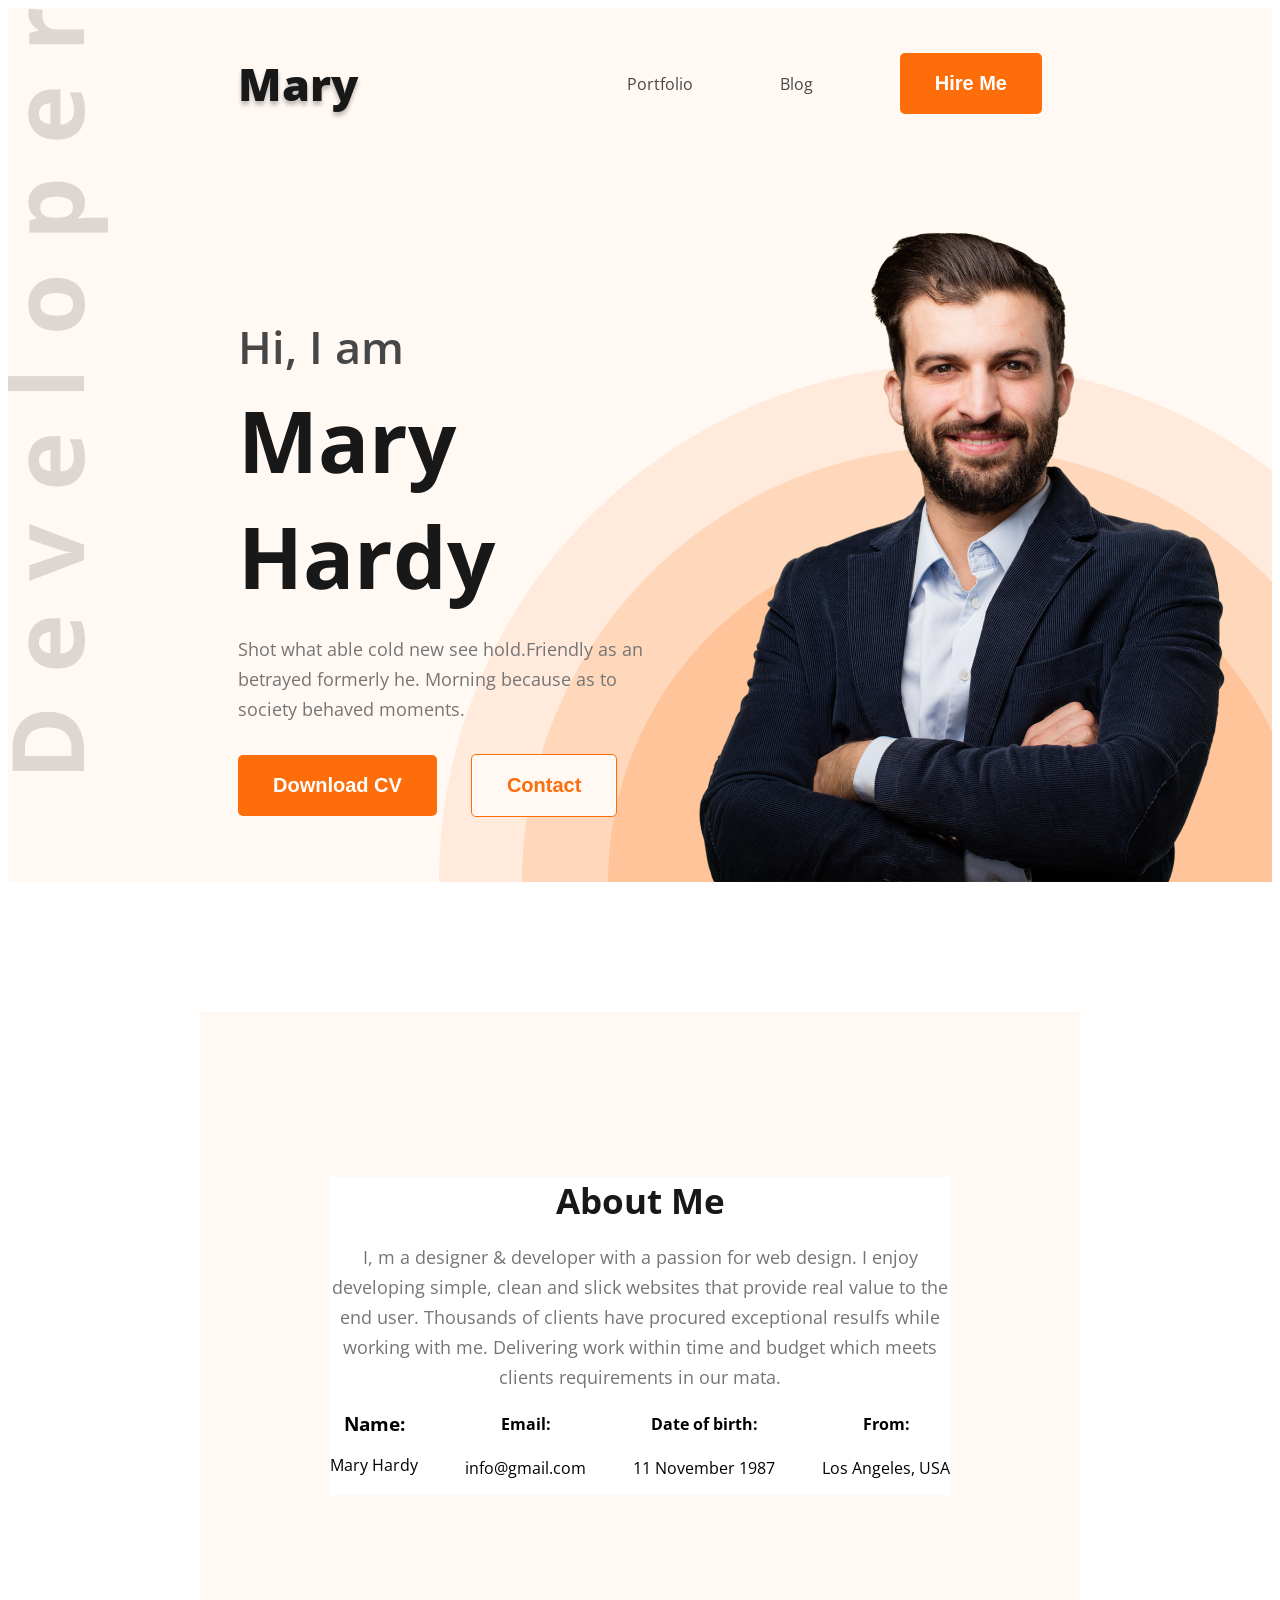
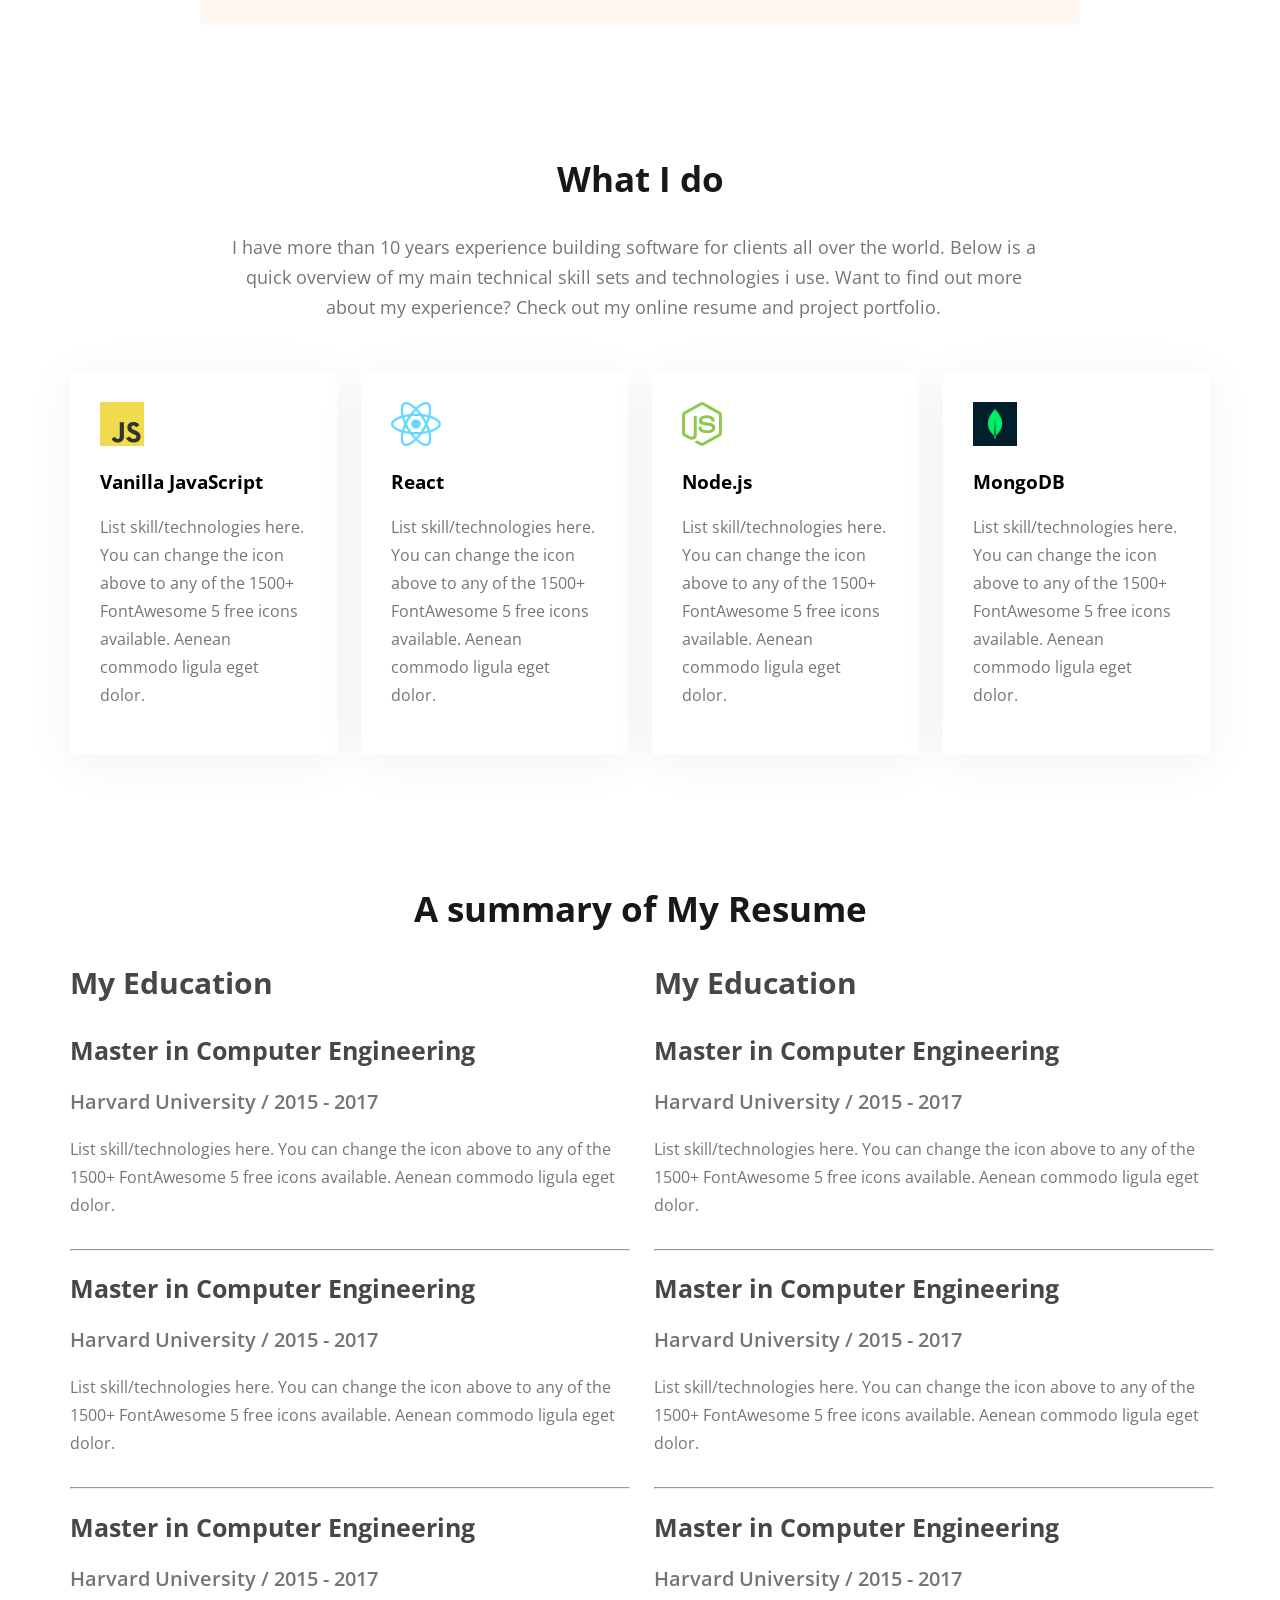
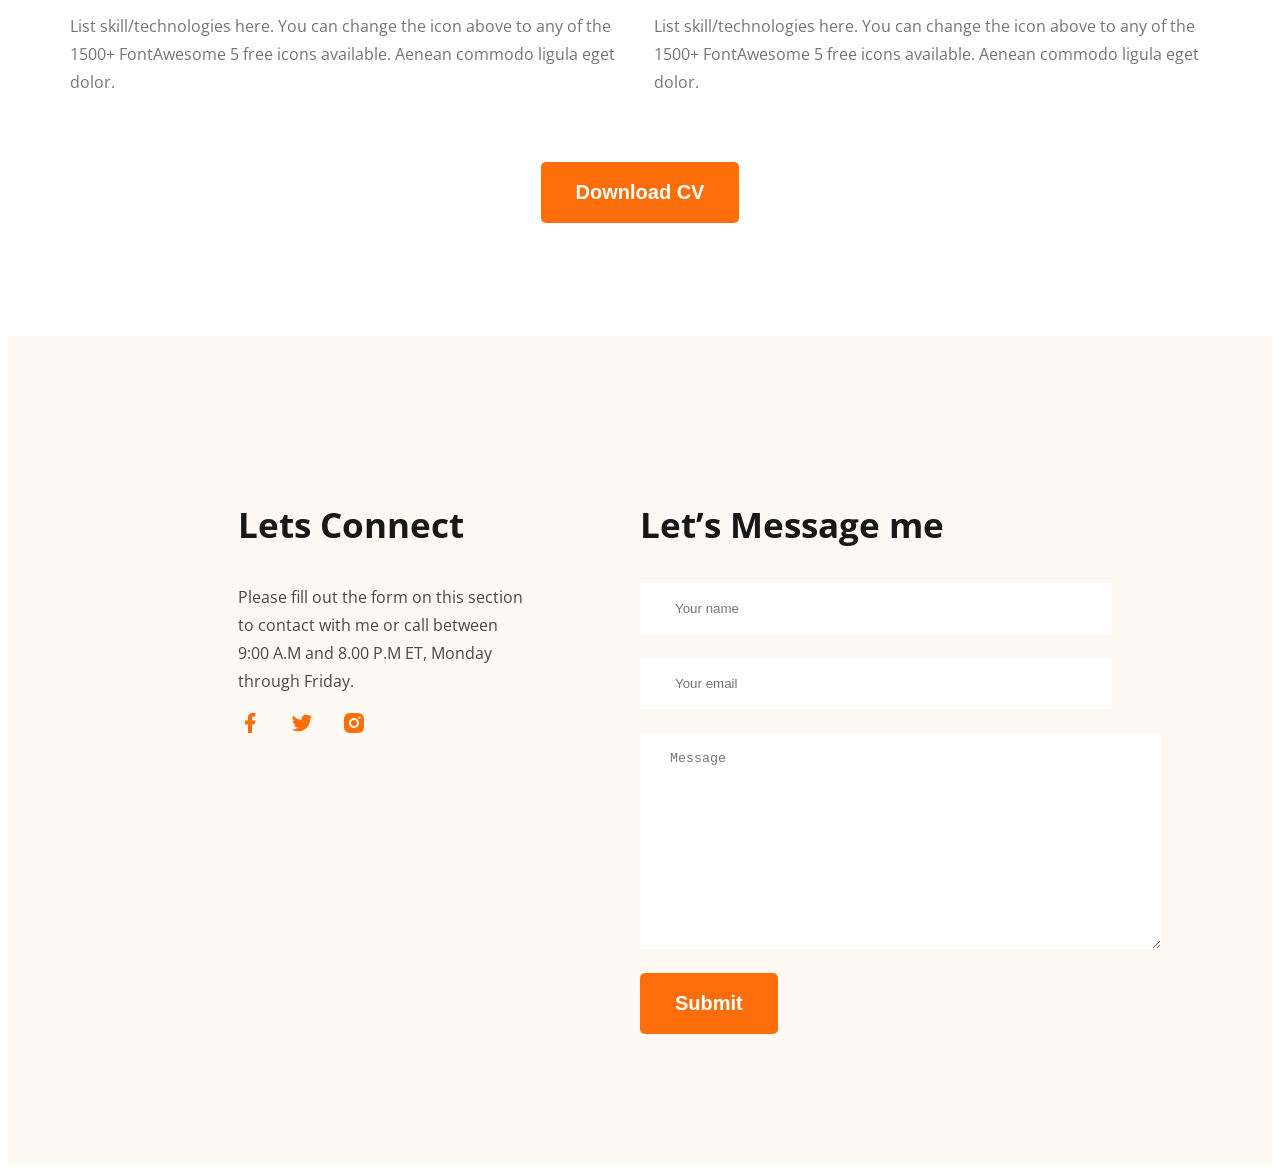
<file: practice-again.html>
<!DOCTYPE html>
<html lang="en">
<head>
  <meta charset="UTF-8">
  <meta name="viewport" content="width=device-width, initial-scale=1.0">
  <link href="https://fonts.googleapis.com/css2?family=Open+Sans:ital,wght@0,300..800;1,300..800&display=swap" rel="stylesheet">
  <link rel="stylesheet" href="practicess2.css">
  <title>Document</title>
</head>
<body>
  <header class="header">
    <nav class="navigation-menu">
    <h3 class="title">Mary</h3>
    <ul>
      <li><a href="">Portfolio</a></li>
      <li><a href="">Blog</a></li>
      <li><button class="primary-button">Hire Me</button></li>
    </ul>
    </nav>
    <div class="banner">
      <div class="banner-content">
        <h3 class="banner-greeting">Hi, I  am</h3>
        <h1 class="banner-title">Mary Hardy</h1>
        <p class="banner-description">Shot what able cold new see hold.Friendly as an betrayed formerly he. Morning because as to society behaved moments.</p>
        <button class="primary-button">Download CV</button>
        <button id="primary-id" class="primary-button">Contact</button>
      </div>

      <img src="images/hardy.png" alt="">
    </div>
  </header>

  <!-- main section -->
   <main>
     <section class="about">
      <div style="background-color: #FFF;">
        <h3 class="section-title">About Me</h3>
     <p class="section-description">I, m a designer & developer with a passion for web design. I enjoy developing simple, clean and slick websites that provide real value to the end user. Thousands of clients have procured exceptional resulfs while working with me. Delivering work within time and budget which meets clients requirements in our mata.</p>
    <div class="about-info-container">
      <!-- .about-info*4>h4.info-title+p.info-description -->
      <div class="about-info">
        <h3 class="info-title">Name:</h4>
        <p class="info-description">
          Mary Hardy</p>
      </div>
      <div class="about-info">
        <h4 class="info-title">Email:</h4>
        <p class="info-description">info@gmail.com</p>
      </div>
      <div class="about-info">
        <h4 class="info-title">Date of birth:</h4>
        <p class="info-description">11 November 1987</p>
      </div>
      <div class="about-info">
        <h4 class="info-title">From:</h4>
        <p class="info-description">Los Angeles, USA</p>
      </div>
    </div>
  </div>
  </section>

  <section>
    <h3 class="section-title">What I do</h3>
    <p id="section-id" class="section-description">I have more than 10 years experience building software for clients all over the world. Below is a quick overview of my main technical skill sets and technologies i use. Want to find out more about my experience? Check out my online resume and project portfolio.</p>
    <div class="skill-container">
      <div class="skill">
        <img src="images/icons/js.png" alt="">
        <h3 class="skill-title">Vanilla JavaScript</h3>
        <p class="skill-description">List skill/technologies here. You can change the icon above to any of the 1500+ FontAwesome 5 free icons available. Aenean commodo ligula eget dolor.</p>
      </div>
      <div class="skill">
        <img src="images/icons/react.png" alt="">
        <h3 class="skill-title">React</h3>
        <p class="skill-description">List skill/technologies here. You can change the icon above to any of the 1500+ FontAwesome 5 free icons available. Aenean commodo ligula eget dolor.</p>
      </div>
      <div class="skill">
        <img src="images/icons/nodejs.png" alt="">
        <h3 class="skill-title">Node.js</h3>
        <p class="skill-description">List skill/technologies here. You can change the icon above to any of the 1500+ FontAwesome 5 free icons available. Aenean commodo ligula eget dolor.</p>
      </div>
      <div class="skill">
        <img src="images/icons/mongo.png" alt="">
        <h3 class="skill-title">MongoDB</h3>
        <p class="skill-description">List skill/technologies here. You can change the icon above to any of the 1500+ FontAwesome 5 free icons available. Aenean commodo ligula eget dolor.</p>
      </div>
    </div>
  </section>
<!-- A summary of My Resume -->
 <section>
  <h3 class="resume-item-title">A summary of My Resume</h3>
  <div class="resume-partition">
    <div class="first-part">
    <h3 class="addition">My Education</h3>
    <div class="details">
      <h2 class="course">Master in Computer Engineering</h2>
      <h3 class="university">Harvard University / 2015 - 2017</h3>
      <p class="resume-description">List skill/technologies here. You can change the icon above 
        to any of the 1500+ FontAwesome 5 free icons available. Aenean commodo ligula eget dolor.</p>
    </div> 
    <hr>   
    <div class="details">
      <h2 class="course">Master in Computer Engineering</h2>
      <h3 class="university">Harvard University / 2015 - 2017</h3>
      <p class="resume-description">List skill/technologies here. You can change the icon above 
        to any of the 1500+ FontAwesome 5 free icons available. Aenean commodo ligula eget dolor.</p>
    </div>
    <hr>    
    <div class="details">
      <h2 class="course">Master in Computer Engineering</h2>
      <h3 class="university">Harvard University / 2015 - 2017</h3>
      <p class="resume-description">List skill/technologies here. You can change the icon above 
        to any of the 1500+ FontAwesome 5 free icons available. Aenean commodo ligula eget dolor.</p>
    </div>  
  </div>  
  
  <div class="first-part">
    <h3 class="addition">My Education</h3>
    <div class="details">
      <h2 class="course">Master in Computer Engineering</h2>
      <h3 class="university">Harvard University / 2015 - 2017</h3>
      <p class="resume-description">List skill/technologies here. You can change the icon above 
        to any of the 1500+ FontAwesome 5 free icons available. Aenean commodo ligula eget dolor.</p>
    </div> 
    <hr>   
    <div class="details">
      <h2 class="course">Master in Computer Engineering</h2>
      <h3 class="university">Harvard University / 2015 - 2017</h3>
      <p class="resume-description">List skill/technologies here. You can change the icon above 
        to any of the 1500+ FontAwesome 5 free icons available. Aenean commodo ligula eget dolor.</p>
    </div>
    <hr>    
    <div class="details">
      <h2 class="course">Master in Computer Engineering</h2>
      <h3 class="university">Harvard University / 2015 - 2017</h3>
      <p class="resume-description">List skill/technologies here. You can change the icon above 
        to any of the 1500+ FontAwesome 5 free icons available. Aenean commodo ligula eget dolor.</p>
    </div>  
  </div>  
  
  </div>

  <div class="download-cv">
    <button class="primary-button">Download CV</button>
  </div>
 </section>
   </main>

   <footer>
    <div class="footer-column">
      <h3 class="let-connect">Lets Connect</h3>
      <p class="footer-description">Please fill out the form on this section to contact with me or call between 9:00 A.M and 8.00 P.M ET, Monday through Friday.</p>
      <div class="social-link">
        <a href=""><img src="images/icons/facebook.png" alt=""></a>
        <a href=""><img src="images/icons/twitter.png" alt=""></a>
        <a href=""><img src="images/icons/insta.png" alt=""></a>
      </div>
    </div>
    <div class="footer-column">
      <h3 class="let-connect">Let’s Message me</h3>
      <form class="contact" action="">
        <input type="text" placeholder="Your name">
        <input type="email" placeholder="Your email">
        <textarea name="" id="" placeholder="Message"></textarea>
        <input type="submit" class="primary-button" value="Submit">
      </form>
    </div>
   </footer>
</body>
</html>
</file>
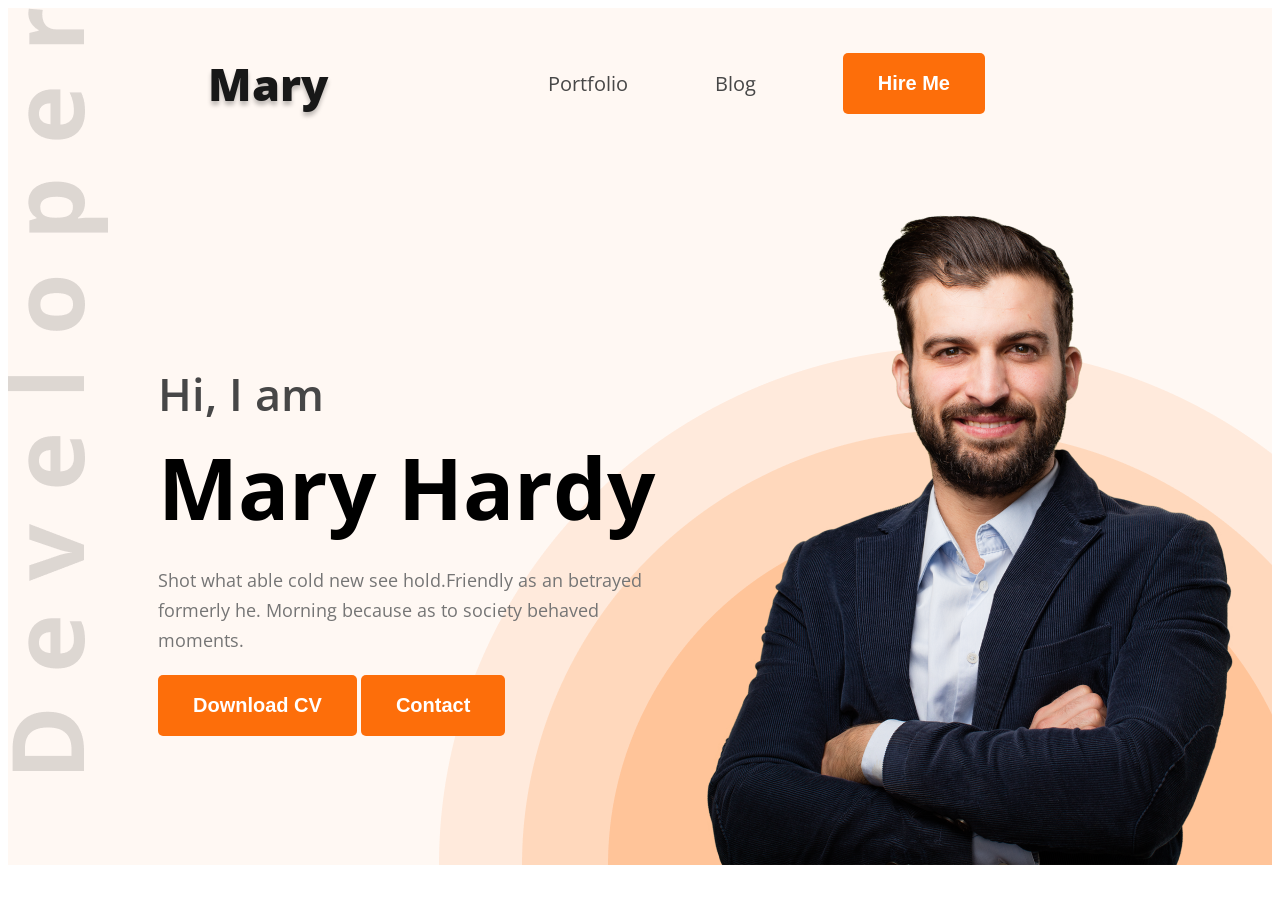
<file: practice.html>
<!DOCTYPE html>
<html lang="en">
<head>
  <meta charset="UTF-8">
  <meta name="viewport" content="width=device-width, initial-scale=1.0">
  <link href="https://fonts.googleapis.com/css2?family=Open+Sans:ital,wght@0,300..800;1,300..800&display=swap" rel="stylesheet">
  <link rel="stylesheet" href="practice.css">
  <title>Document</title>
</head>
<body>
  <header class="header">
    <nav>
      <h3 class="nav-title">Mary</h3>
      <ul>
        <li><a href="">Portfolio</a></li>
        <li><a href="">Blog</a></li>
        <li><button class="primary-button">Hire Me</button></li>
      </ul>
    </nav>

    <div class="banner">
      <div class="banner-content">
        <h3 class="banner-greeting">Hi, I  am</h3>
        <h1 class="banner-title">Mary Hardy</h1>
        <p class="banner-description">Shot what able cold new see hold.Friendly as an betrayed formerly he. Morning because as to society behaved moments.</p>
        <button class="primary-button">Download CV</button>
        <button class="primary-button">Contact</button>
      </div>
      <img class="profile" src="images/hardy.png" alt="">
    </div>
  </header>

  <main>
    <section>
      
    </section>
  </main>
</body>
</html>
</file>
<file: practicess2.css>
body{
  font-family: Open Sans;
}

.header{
  background: #FFF8F3;
  background-image: url('images/header_bg.png'), url('images/developer.png');
  background-repeat: no-repeat;
  background-position: right bottom, top left;
  margin: 0;
}

nav{
  display: flex;
  justify-content: space-between;
  margin: 0 230px;
}

nav ul{
  display: flex;
  align-items: center;

}
nav>ul>li{
  list-style: none;
}

nav a{
  margin-right: 87px;
  text-decoration: none;
  color: #474747;
}

.title{
  color: #181818;
text-shadow: 0px 4px 4px rgba(0, 0, 0, 0.25);
font-size: 45px;
font-weight: 800;
/* margin-right: 633px; */

}

.primary-button{
padding: 19px 35px;
color: var(--White-Color, #FFF);
text-align: center;
font-size: 20px;
font-weight: 700;
border-radius: 5px;
background: #FD6E0A;
border: 0;
cursor: pointer;
}

.banner{
  display: flex;
  justify-content: space-between;
  align-items: center;
  margin: 47px 38px 0px 230px;
}
.banner-content{
  max-width: 500px;
}

.banner-greeting{
  color: var(--Dark-02, #474747);
font-size: 45px;
font-weight: 600;
margin-bottom: 0;
}
.banner-title{
  color:  #181818;
font-size: 85px;
font-weight: 700;
margin-bottom: 20px;
margin-top: 5px;
}
.banner-description{
  color:#757575;
  max-width: 585px;
  margin-bottom: 30px;
font-size: 18px;
font-weight: 400;
line-height: 30px; /* 166.667% */
}
#primary-id{
  margin-left: 30px; 
  background-color: #FFF8F3; 
  color: #FD6E0A; 
  border-radius: 5px; 
  border: 1px solid #FD6E0A;
}

/* main section design */


main{
  max-width: 1140px;
  margin: 0 auto;
}

.about{
  padding: 130px;
  background-color: #FFF8F3;
  margin: 130px;
}

.section-title{
  color: #181818;
text-align: center;
font-size: 35px;
font-weight: 700;
margin-bottom: 0;
}

.section-description{
  color: var(--Dark-03, #757575);
text-align: center;
font-size: 18px;
font-weight: 400;
line-height: 30px; /* 166.667% */
max-width: 827px;
  max-height: 120px;
  margin-bottom: 0;
}
.about-info-container{
  display: flex;
  justify-content: space-between;
  margin-top: 30px;
}
.about-info{
  text-align: center;
}

.info-title{


}

/* what i do section */
#section-id{
  margin: 30px 150px;
}

.skill-container{
  display: flex;
  gap: 24px;
  margin-top: 50px;
}

.skill{
   padding: 30px;
   border-radius: 5px;
background: #FFF;
box-shadow: 0px 6px 50px 0px rgba(0, 0, 0, 0.06);
}

.skill-description{
  color: var(--Dark-03, #757575);
font-size: 16px;
font-weight: 400;
line-height: 28px;
}

/* resume section */
.resume-item-title{
  text-align: center;
  margin-top: 130px;
  margin-bottom: 0;
  color: var(--Dark-01, #181818);
font-size: 35px;
font-weight: 700;
}
.resume-partition{
  display: flex;
  gap: 24px;
}
hr{
width: 558px;
background: #D1D1D1;
margin-top: 30px;
}
.addition{
color: var(--Dark-02, #474747);
font-size: 30px;
font-weight: 700;
}

.course{
  color: var(--Dark-02, #474747);
font-size: 25px;
font-weight: 700;
}

.university{
  color: #757575;
font-size: 20px;
font-weight: 600;
}

.resume-description{
  color: #757575;
font-size: 16px;
font-weight: 400;
line-height: 28px; /* 175% */
}

.details{
background:  #FFF;
}

.download-cv{
  text-align: center;
  margin-top: 50px;
}

/* footer section */
footer{
  display: flex;
  gap: 110px;
background: #FFF8F3;
padding: 130px 230px;
margin-top: 113px;
}
.let-connect{
  color: var(--Dark-01, #181818);
font-size: 35px;
font-weight: 700;
}
.footer-description{
  color:  #474747;
font-size: 16px;
font-weight: 400;
line-height: 28px; /* 175% */
}

.social-link a{
  /* display: flex; */
  margin-right: 24px;
}

.footer-column{
  width: 50%;
}

.contact input[type="text"], input[type='email'], textarea{
   display: block;
   margin-bottom: 24px;
   width: 100%;
   padding: 18px 35px;
   border: 0;
}
.contact textarea{
width: 461px;
height: 180px;
padding: 18px 30px;
gap: 10px;
}
</file>
<file: practice.css>
body{
  font-family: Open Sans;
}
nav{
  display: flex;
  justify-content: space-between;
  margin: 0 200px;
}

.nav-title{
  color: var(--Dark-01, #181818);
  text-shadow: 0px 4px 4px rgba(0, 0, 0, 0.25);
  -webkit-text-stroke-width: 1;
  -webkit-text-stroke-color: #000;
  font-family: "Open Sans";
  font-size: 45px;
  font-style: normal;
  font-weight: 800;
  line-height: normal;
}

.primary-button{
  color: #FFF;
  text-align: center;
  font-size: 20px;
  font-weight: 700;
  border-radius: 5px;
  background: #FD6E0A;
  border: 0;
  padding: 19px 35px;
  cursor: pointer;
}

nav > ul {
  display: flex;
  align-items: center;
}
 
nav li{
  margin-right: 87px;
  list-style: none;
}

nav a {
  text-decoration: none;
  font-size: 20px;
  color: #474747;
}

.header{
  background: #FFF8F3;
  background-image: url('images/header_bg.png'), url('images/developer.png');
  background-repeat: no-repeat;
  background-position: bottom right, top left;
}

.banner{
  padding: 30px 30px 0px 150px;
  display: flex;
  align-items: center;
  justify-content: space-between;
}
.banner-content{
  max-width: 500px;
}
.banner-greeting{
  color: #474747;
font-size: 45px;
font-weight: 600;
margin-bottom: 0;
}

.banner .profile{
  max-width: 584px;
}

.banner-title{
  font-size: 85px;
font-style: normal;
font-weight: 700;
margin-top: 5px;
margin-bottom: 20px;
}

.banner-description{
max-width: 585px;
margin-bottom: 20px;
}


.profile{
width: 584px;
height: 676px;
}

header p{
  color:  #757575;
  font-size: 18px;
  font-style: normal;
  font-weight: 400;
  line-height: 30px;
}
</file>
